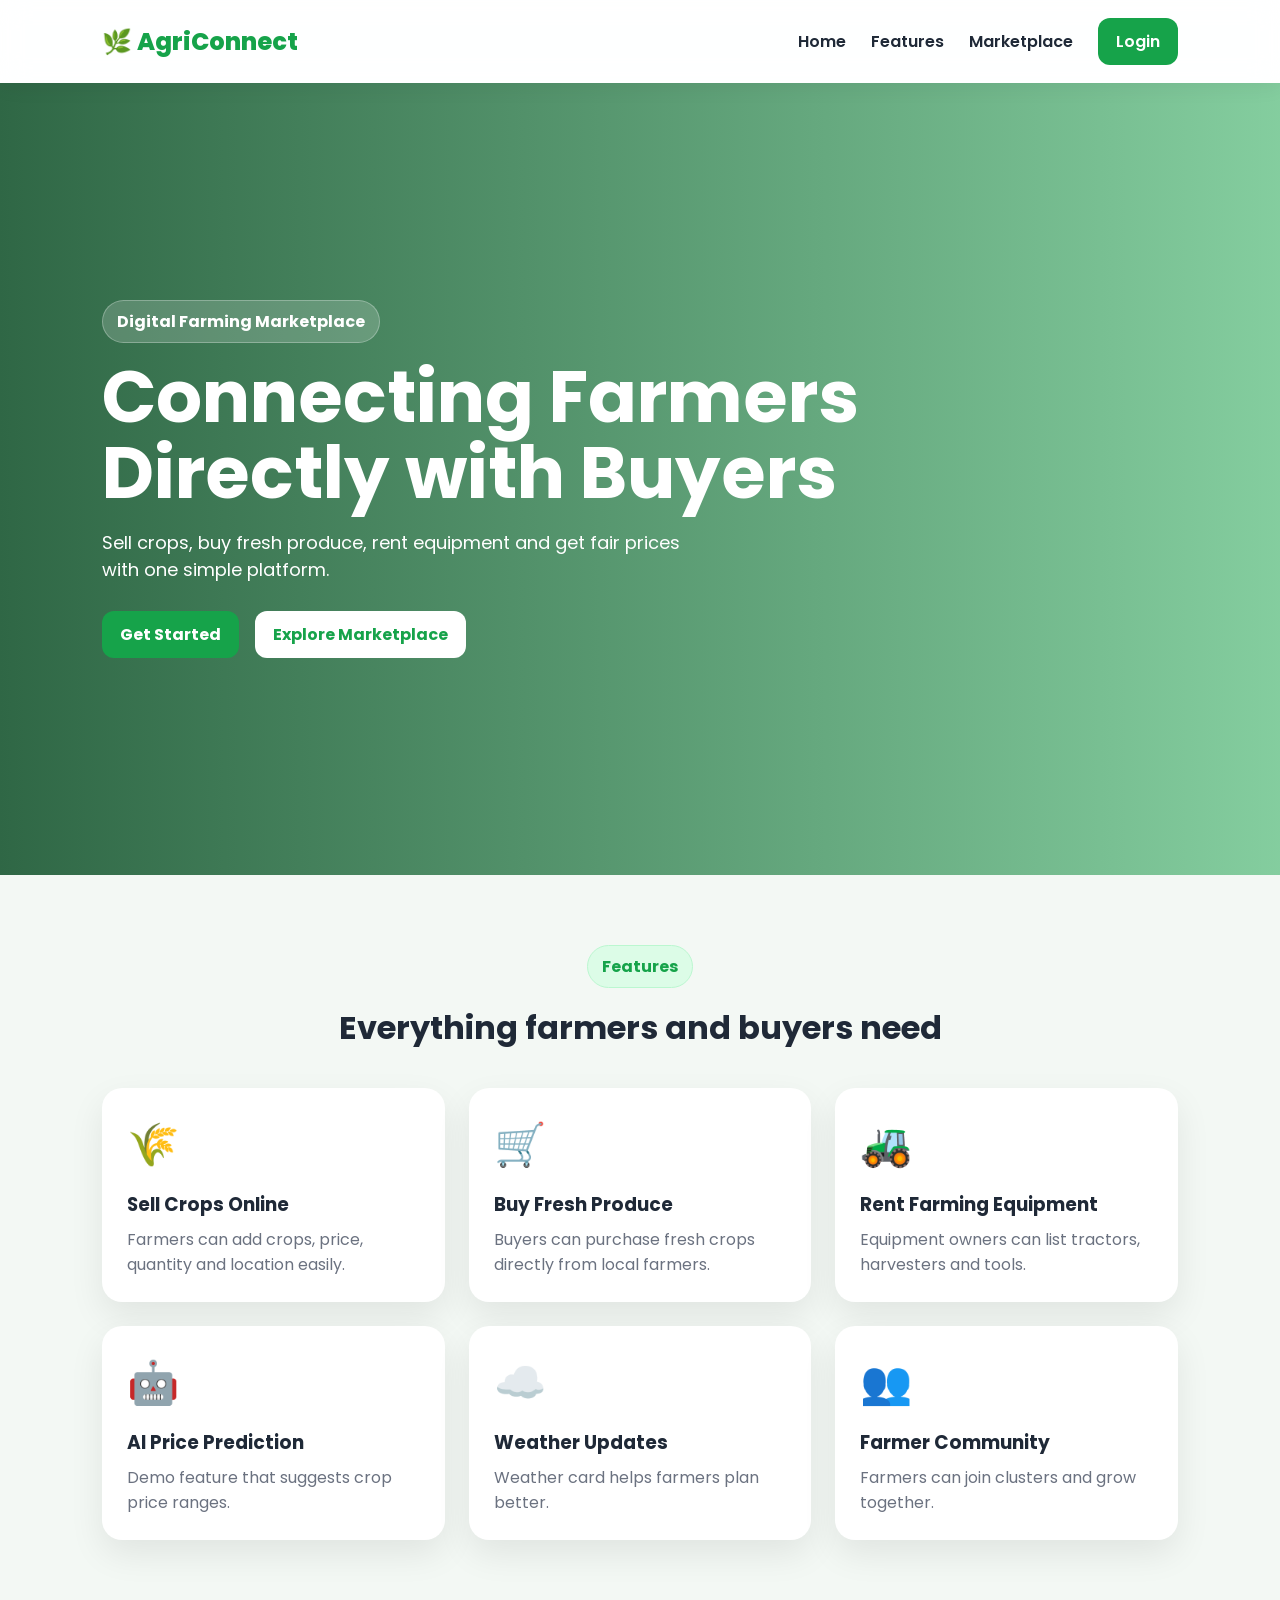
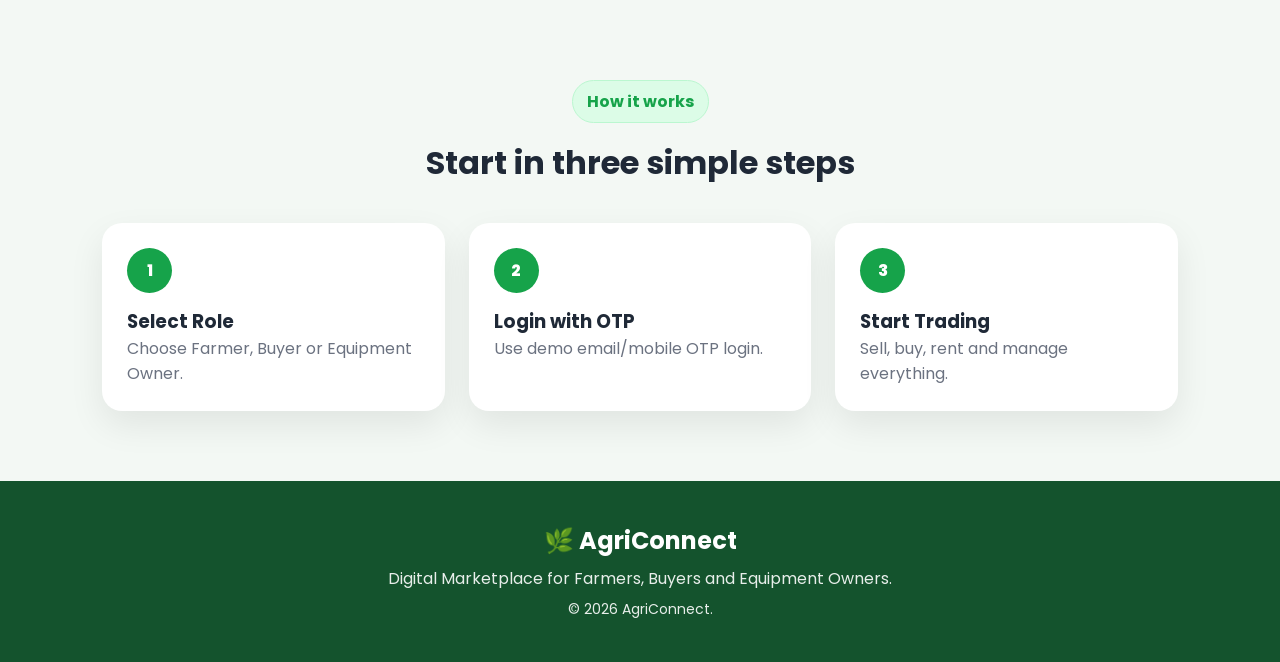
<file: index.html>
<!DOCTYPE html>
<html lang="en">
<head>
  <meta charset="UTF-8" />
  <meta name="viewport" content="width=device-width, initial-scale=1.0" />
  <title>AgriConnect | Home</title>
  <link rel="stylesheet" href="styles.css" />
</head>
<body>
  <nav class="navbar">
    <a href="home.html" class="logo">🌿 AgriConnect</a>

    <button class="menu-btn" onclick="toggleMenu()">☰</button>

    <div class="nav-links" id="navLinks">
      <a href="index.html">Home</a>
      <a href="#features">Features</a>
      <a href="buyer.html">Marketplace</a>
      <a href="login.html" class="nav-btn">Login</a>
    </div>
  </nav>

  <section class="hero">
    <div class="hero-content">
      <span class="badge">Digital Farming Marketplace</span>
      <h1>Connecting Farmers Directly with Buyers</h1>
      <p>Sell crops, buy fresh produce, rent equipment and get fair prices with one simple platform.</p>
      <div class="hero-actions">
        <a href="login.html" class="btn primary-btn">Get Started</a>
        <a href="buyer.html" class="btn light-btn">Explore Marketplace</a>
      </div>
    </div>
  </section>

  <section class="section" id="features">
    <div class="section-heading">
      <span class="badge green-badge">Features</span>
      <h2>Everything farmers and buyers need</h2>
    </div>

    <div class="grid cards-grid">
      <div class="card feature-card">
        <div class="icon">🌾</div>
        <h3>Sell Crops Online</h3>
        <p>Farmers can add crops, price, quantity and location easily.</p>
      </div>

      <div class="card feature-card">
        <div class="icon">🛒</div>
        <h3>Buy Fresh Produce</h3>
        <p>Buyers can purchase fresh crops directly from local farmers.</p>
      </div>

      <div class="card feature-card">
        <div class="icon">🚜</div>
        <h3>Rent Farming Equipment</h3>
        <p>Equipment owners can list tractors, harvesters and tools.</p>
      </div>

      <div class="card feature-card">
        <div class="icon">🤖</div>
        <h3>AI Price Prediction</h3>
        <p>Demo feature that suggests crop price ranges.</p>
      </div>

      <div class="card feature-card">
        <div class="icon">☁️</div>
        <h3>Weather Updates</h3>
        <p>Weather card helps farmers plan better.</p>
      </div>

      <div class="card feature-card">
        <div class="icon">👥</div>
        <h3>Farmer Community</h3>
        <p>Farmers can join clusters and grow together.</p>
      </div>
    </div>
  </section>

  <section class="section how-section">
    <div class="section-heading">
      <span class="badge green-badge">How it works</span>
      <h2>Start in three simple steps</h2>
    </div>

    <div class="grid three-grid">
      <div class="step-card">
        <span>1</span>
        <h3>Select Role</h3>
        <p>Choose Farmer, Buyer or Equipment Owner.</p>
      </div>

      <div class="step-card">
        <span>2</span>
        <h3>Login with OTP</h3>
        <p>Use demo email/mobile OTP login.</p>
      </div>

      <div class="step-card">
        <span>3</span>
        <h3>Start Trading</h3>
        <p>Sell, buy, rent and manage everything.</p>
      </div>
    </div>
  </section>

  <footer class="footer">
    <h2>🌿 AgriConnect</h2>
    <p>Digital Marketplace for Farmers, Buyers and Equipment Owners.</p>
    <p class="copyright">© 2026 AgriConnect. </p><!--Frontend College Project. -->
  </footer>

  <script src="app.js"></script>
</body>
</html>
</file>
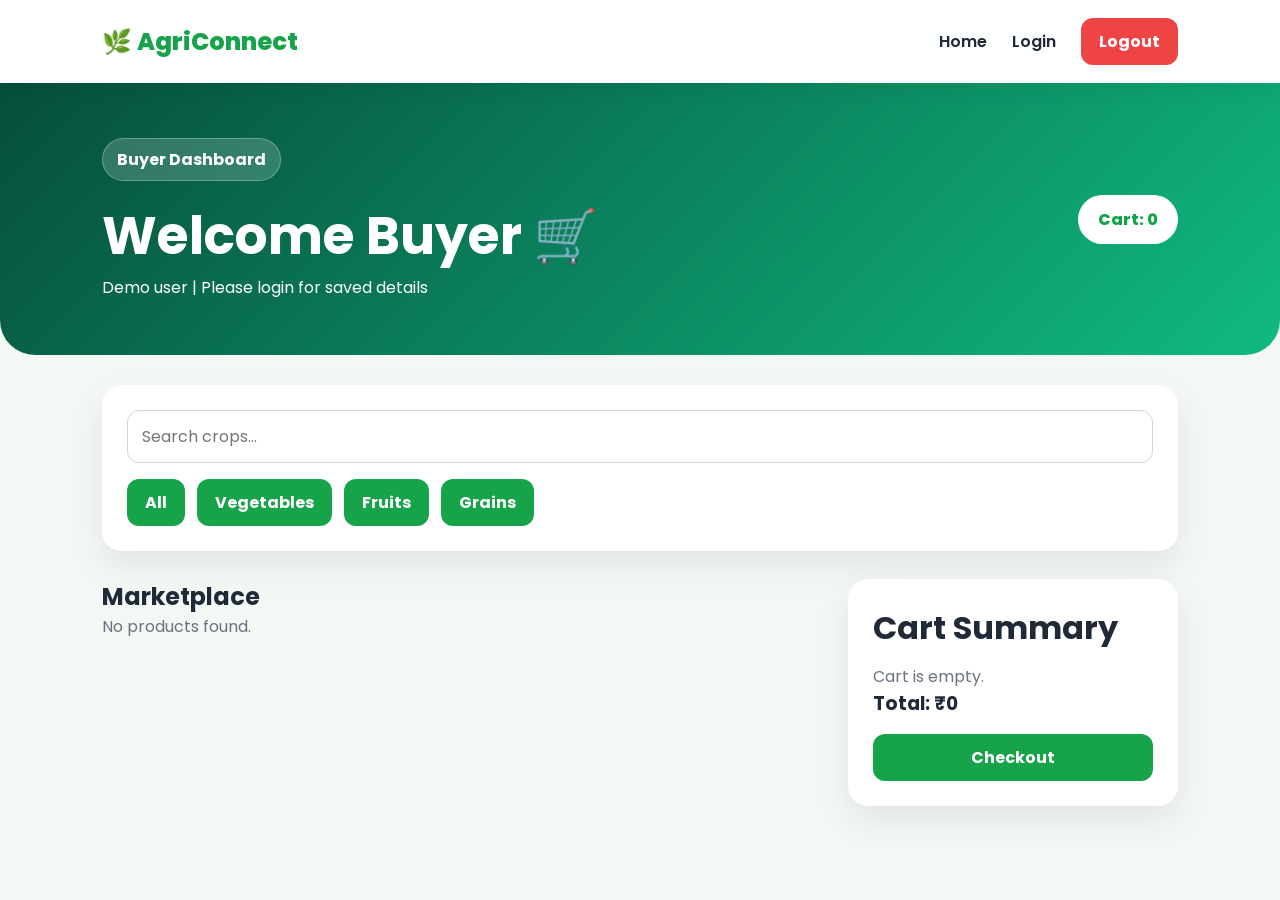
<file: buyer.html>
<!DOCTYPE html>
<html lang="en">
<head>
  <meta charset="UTF-8" />
  <meta name="viewport" content="width=device-width, initial-scale=1.0" />
  <title>AgriConnect | Buyer</title>
  <link rel="stylesheet" href="styles.css" />
</head>
<body onload="initBuyerPage()">
  <nav class="navbar">
    <a href="index.html" class="logo">🌿 AgriConnect</a>
    <button class="menu-btn" onclick="toggleMenu()">☰</button>
    <div class="nav-links" id="navLinks">
      <a href="index.html">Home</a>
      <a href="login.html">Login</a>
      <button class="logout-btn" onclick="logout()">Logout</button>
    </div>
  </nav>

  <header class="dashboard-hero buyer-hero">
    <div>
      <span class="badge">Buyer Dashboard</span>
      <h1>Welcome Buyer 🛒</h1>
      <p id="userDetails">Buy fresh produce directly from farmers</p>
    </div>
    <div class="cart-pill">Cart: <span id="cartCount">0</span></div>
  </header>

  <main class="dashboard-container">
    <section class="market-controls">
      <input type="text" id="searchInput" placeholder="Search crops..." oninput="renderBuyerProducts()" />
      <div class="filter-buttons">
        <button onclick="setCategory('All')">All</button>
        <button onclick="setCategory('Vegetables')">Vegetables</button>
        <button onclick="setCategory('Fruits')">Fruits</button>
        <button onclick="setCategory('Grains')">Grains</button>
      </div>
    </section>

    <section class="shop-layout">
      <div>
        <h2>Marketplace</h2>
        <div class="grid cards-grid" id="buyerProducts"></div>
      </div>

      <aside class="cart-box">
        <h2>Cart Summary</h2>
        <div id="cartItems"></div>
        <h3>Total: ₹<span id="cartTotal">0</span></h3>
        <button class="full-btn" onclick="checkout()">Checkout</button>
      </aside>
    </section>
  </main>

  <script src="app.js"></script>
</body>
</html>
</file>
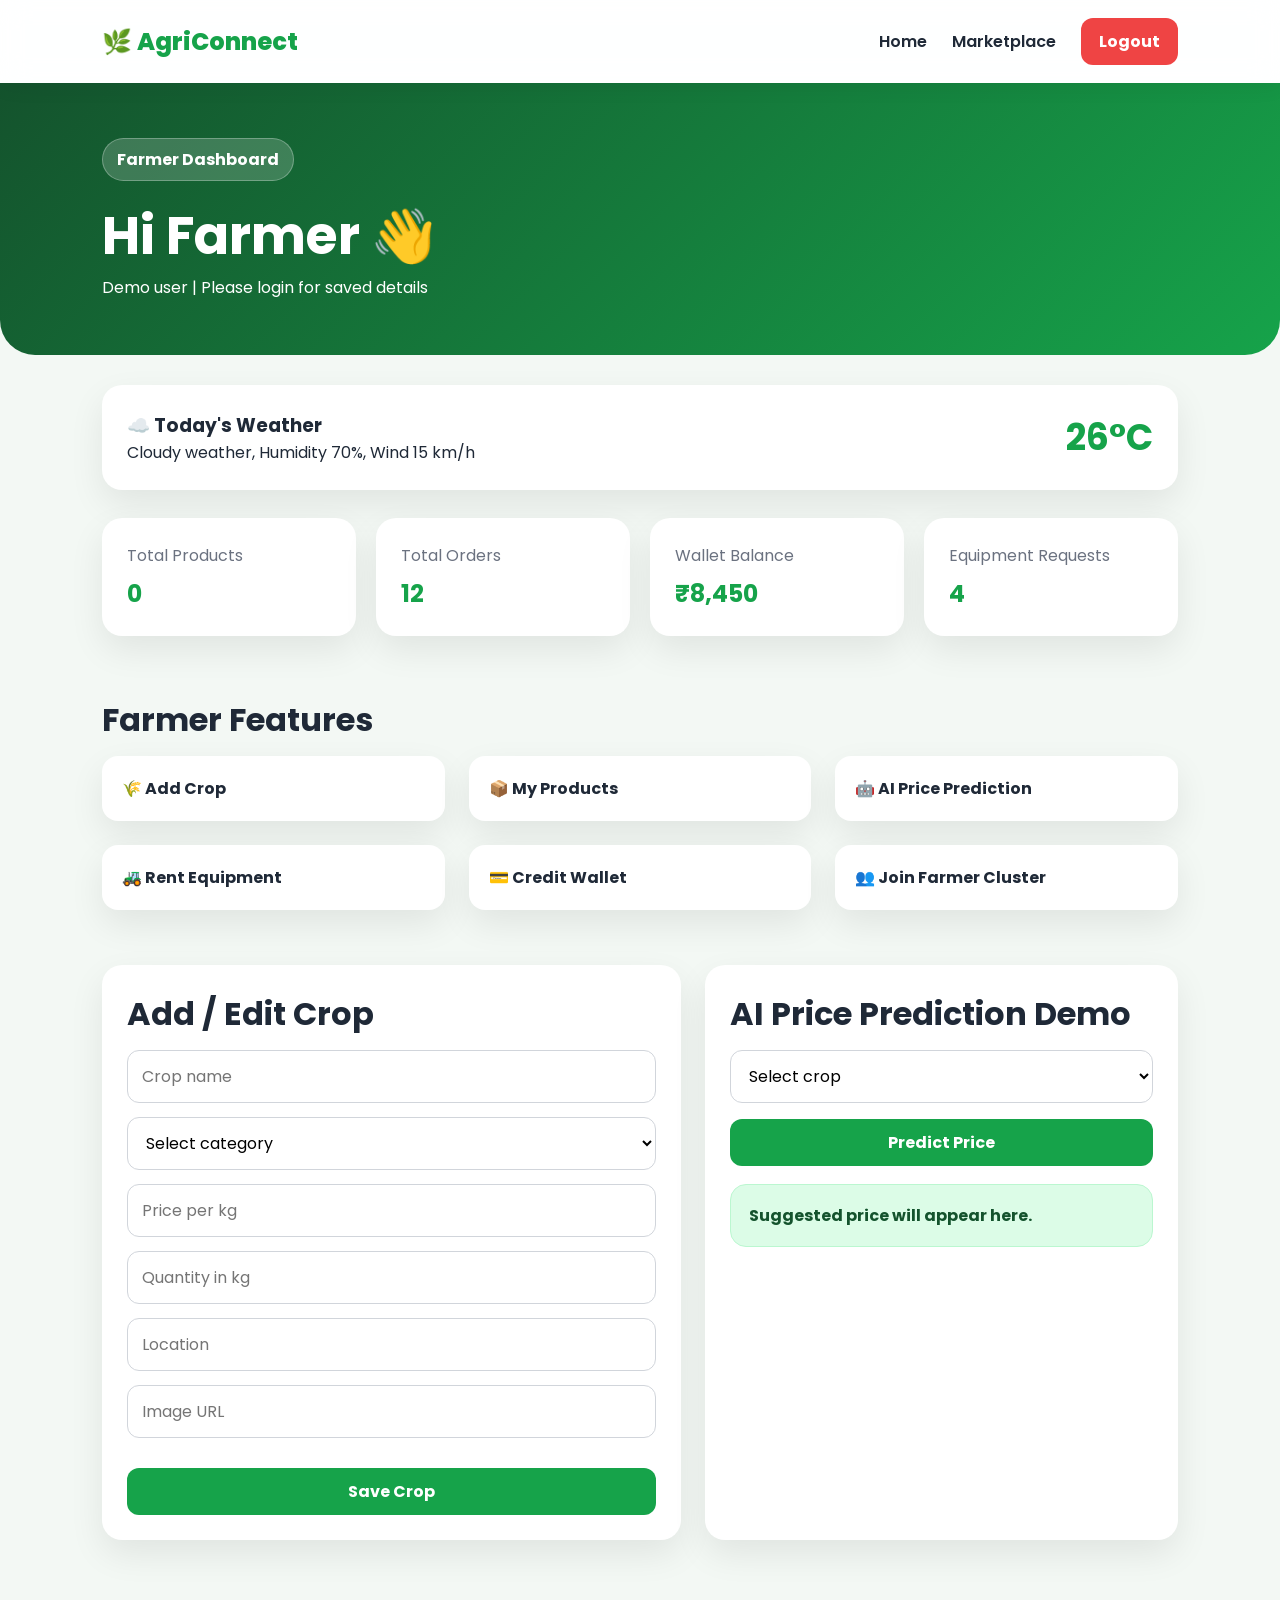
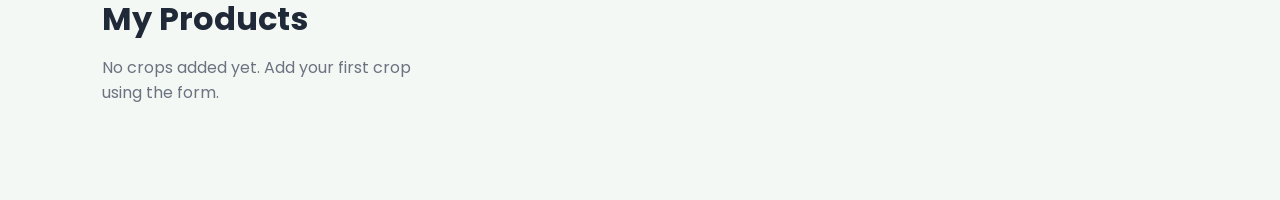
<file: farmer.html>
<!DOCTYPE html>
<html lang="en">
<head>
  <meta charset="UTF-8" />
  <meta name="viewport" content="width=device-width, initial-scale=1.0" />
  <title>AgriConnect | Farmer</title>
  <link rel="stylesheet" href="styles.css" />
</head>
<body onload="initFarmerPage()">
  <nav class="navbar">
    <a href="index.html" class="logo">🌿 AgriConnect</a>
    <button class="menu-btn" onclick="toggleMenu()">☰</button>
    <div class="nav-links" id="navLinks">
      <a href="index.html">Home</a>
      <a href="buyer.html">Marketplace</a>
      <button class="logout-btn" onclick="logout()">Logout</button>
    </div>
  </nav>

  <header class="dashboard-hero">
    <div>
      <span class="badge">Farmer Dashboard</span>
      <h1>Hi Farmer 👋</h1>
      <p id="userDetails">Loading user...</p>
    </div>
  </header>

  <main class="dashboard-container">
    <section class="weather-card">
      <div>
        <h3>☁️ Today's Weather</h3>
        <p>Cloudy weather, Humidity 70%, Wind 15 km/h</p>
      </div>
      <strong>26°C</strong>
    </section>

    <section class="stats-grid">
      <div class="stat-card">
        <p>Total Products</p>
        <h2 id="totalProducts">0</h2>
      </div>
      <div class="stat-card">
        <p>Total Orders</p>
        <h2>12</h2>
      </div>
      <div class="stat-card">
        <p>Wallet Balance</p>
        <h2>₹8,450</h2>
      </div>
      <div class="stat-card">
        <p>Equipment Requests</p>
        <h2>4</h2>
      </div>
    </section>

    <section class="section no-pad">
      <h2>Farmer Features</h2>
      <div class="grid cards-grid">
        <div class="small-feature">🌾 Add Crop</div>
        <div class="small-feature">📦 My Products</div>
        <div class="small-feature">🤖 AI Price Prediction</div>
        <div class="small-feature">🚜 Rent Equipment</div>
        <div class="small-feature">💳 Credit Wallet</div>
        <div class="small-feature">👥 Join Farmer Cluster</div>
      </div>
    </section>

    <section class="two-column">
      <div class="panel">
        <h2>Add / Edit Crop</h2>
        <form id="cropForm" onsubmit="saveCrop(event)">
          <input type="hidden" id="cropEditId" />
          <input type="text" id="cropName" placeholder="Crop name" required />
          <select id="cropCategory" required>
            <option value="">Select category</option>
            <option>Vegetables</option>
            <option>Fruits</option>
            <option>Grains</option>
          </select>
          <input type="number" id="cropPrice" placeholder="Price per kg" required />
          <input type="number" id="cropQuantity" placeholder="Quantity in kg" required />
          <input type="text" id="cropLocation" placeholder="Location" required />
          <input type="url" id="cropImage" placeholder="Image URL" />
          <button class="full-btn">Save Crop</button>
        </form>
      </div>

      <div class="panel">
        <h2>AI Price Prediction Demo</h2>
        <select id="priceCrop">
          <option value="">Select crop</option>
          <option value="Tomato">Tomato</option>
          <option value="Potato">Potato</option>
          <option value="Onion">Onion</option>
          <option value="Wheat">Wheat</option>
          <option value="Rice">Rice</option>
        </select>
        <button class="full-btn" onclick="predictPrice()">Predict Price</button>
        <div class="prediction-box" id="predictionBox">Suggested price will appear here.</div>
      </div>
    </section>

    <section class="section no-pad">
      <h2>My Products</h2>
      <div class="grid cards-grid" id="farmerProducts"></div>
    </section>
  </main>

  <script src="app.js"></script>
</body>
</html>
</file>
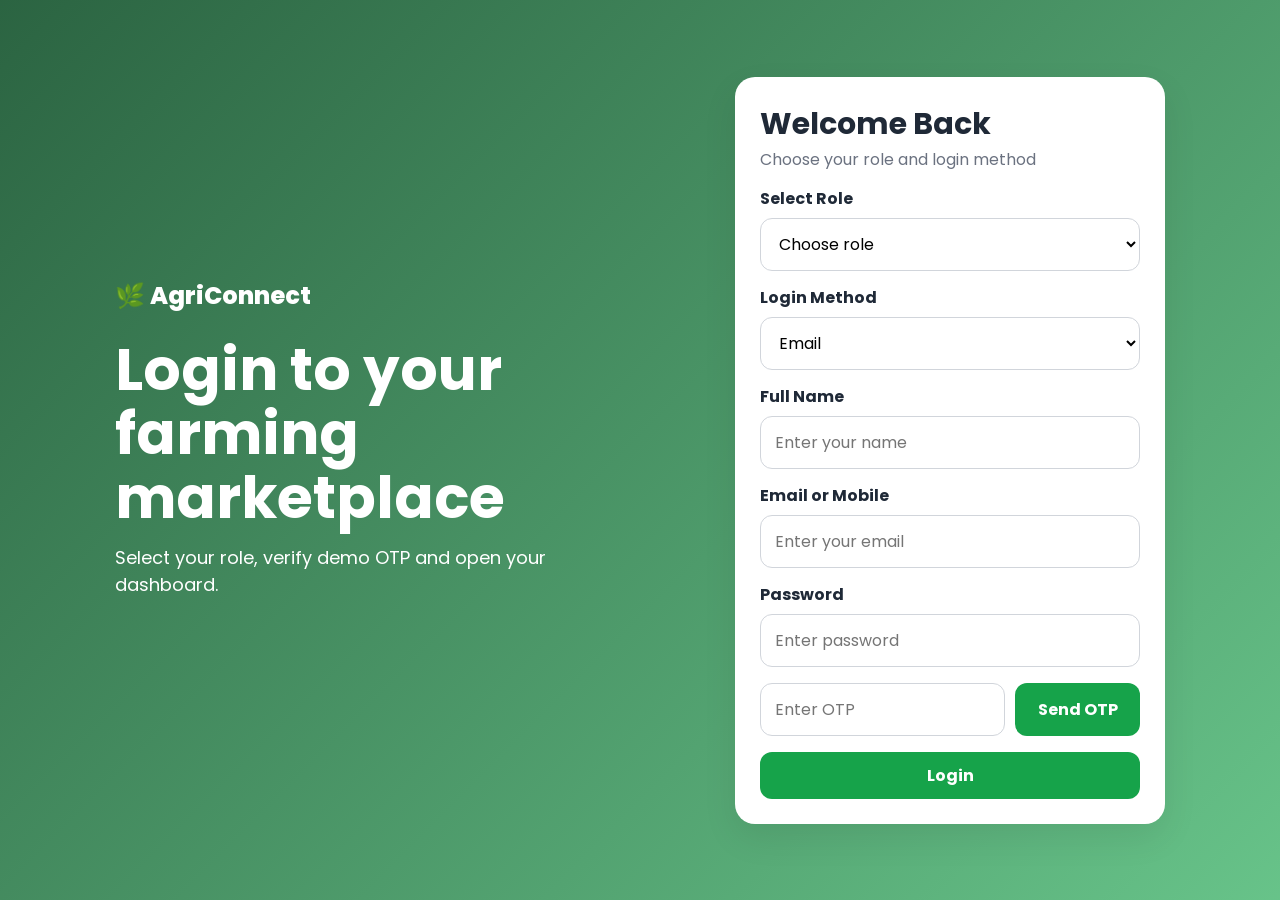
<file: login.html>
<!DOCTYPE html>
<html lang="en">
<head>
  <meta charset="UTF-8" />
  <meta name="viewport" content="width=device-width, initial-scale=1.0" />
  <title>AgriConnect | Login</title>
  <link rel="stylesheet" href="styles.css" />
</head>
<body class="auth-body">
  <div class="auth-container">
    <div class="auth-left">
      <a href="index.html" class="logo">🌿 AgriConnect</a>
      <h1>Login to your farming marketplace</h1>
      <p>Select your role, verify demo OTP and open your dashboard.</p>
      <div class="auth-points">
        <!-- <span>✅ Frontend only</span> -->
        <!-- <span>✅ OTP demo</span> -->
        <!-- <span>✅ localStorage data</span> -->
      </div>
    </div>

    <div class="login-card">
      <h2>Welcome Back</h2>
      <p class="muted">Choose your role and login method</p>

      <label for="role">Select Role</label>
      <select id="role">
        <option value="">Choose role</option>
        <option value="farmer">Farmer</option>
        <option value="buyer">Buyer</option>
        <option value="equipment">Equipment Owner</option>
      </select>

      <label for="loginMethod">Login Method</label>
      <select id="loginMethod" onchange="changeLoginPlaceholder()">
        <option value="email">Email</option>
        <option value="mobile">Mobile Number</option>
      </select>

      <label for="userName">Full Name</label>
      <input type="text" id="userName" placeholder="Enter your name" />

      <label for="loginInput">Email or Mobile</label>
      <input type="text" id="loginInput" placeholder="Enter your email" />

      <label for="password">Password</label>
      <input type="password" id="password" placeholder="Enter password" />

      <div class="otp-row">
        <input type="text" id="otpInput" placeholder="Enter OTP" maxlength="4" />
        <button type="button" onclick="sendOTP()">Send OTP</button>
      </div>

      <button class="full-btn" onclick="loginUser()">Login</button>
      <!-- <p class="demo-text">Demo only: OTP is shown in alert. No backend used.</p> -->
    </div>
  </div>

  <script src="app.js"></script>
</body>
</html>
</file>
<file: styles.css>
@import url('https://fonts.googleapis.com/css2?family=Poppins:wght@400;500;600;700;800&display=swap');

:root {
  --green: #16a34a;
  --dark-green: #14532d;
  --light-green: #dcfce7;
  --text: #1f2937;
  --muted: #6b7280;
  --bg: #f3f8f4;
  --white: #ffffff;
  --shadow: 0 14px 35px rgba(0, 0, 0, 0.08);
  --radius: 20px;
}

* {
  margin: 0;
  padding: 0;
  box-sizing: border-box;
  font-family: 'Poppins', sans-serif;
}

body {
  background: var(--bg);
  color: var(--text);
}

a {
  text-decoration: none;
  color: inherit;
}

button, input, select {
  font: inherit;
}

.navbar {
  width: 100%;
  padding: 18px 8%;
  background: rgba(255, 255, 255, 0.92);
  backdrop-filter: blur(14px);
  display: flex;
  align-items: center;
  justify-content: space-between;
  box-shadow: 0 4px 20px rgba(0,0,0,0.06);
  position: sticky;
  top: 0;
  z-index: 1000;
}

.logo {
  font-size: 24px;
  font-weight: 800;
  color: var(--green);
}

.nav-links {
  display: flex;
  gap: 25px;
  align-items: center;
}

.nav-links a {
  font-weight: 600;
}

.nav-links a:hover {
  color: var(--green);
}

.menu-btn {
  display: none;
  background: var(--green);
  color: white;
  border: none;
  padding: 8px 12px;
  border-radius: 10px;
  cursor: pointer;
}

.nav-btn,
.logout-btn,
.btn,
.full-btn,
.otp-row button,
.filter-buttons button,
.card-actions button {
  border: none;
  background: var(--green);
  color: white;
  padding: 11px 18px;
  border-radius: 12px;
  font-weight: 700;
  cursor: pointer;
  transition: 0.25s ease;
}

.nav-btn:hover,
.logout-btn:hover,
.btn:hover,
.full-btn:hover,
.otp-row button:hover,
.filter-buttons button:hover,
.card-actions button:hover {
  background: #15803d;
  transform: translateY(-2px);
}

.logout-btn {
  background: #ef4444;
}

.logout-btn:hover {
  background: #dc2626;
}

.hero {
  min-height: 88vh;
  background:
    linear-gradient(90deg, rgba(20, 83, 45, 0.88), rgba(22, 163, 74, 0.5)),
    url("https://images.unsplash.com/photo-1500382017468-9049fed747ef?w=1600");
  background-size: cover;
  background-position: center;
  display: flex;
  align-items: center;
  padding: 70px 8%;
  color: white;
}

.hero-content {
  max-width: 760px;
}

.badge {
  display: inline-block;
  background: rgba(255,255,255,0.18);
  border: 1px solid rgba(255,255,255,0.28);
  padding: 8px 14px;
  border-radius: 999px;
  font-weight: 700;
  margin-bottom: 16px;
}

.green-badge {
  color: var(--green);
  background: var(--light-green);
  border-color: #bbf7d0;
}

.hero h1 {
  font-size: clamp(38px, 7vw, 72px);
  line-height: 1.05;
  margin-bottom: 18px;
}

.hero p {
  font-size: 18px;
  max-width: 580px;
  margin-bottom: 28px;
}

.hero-actions {
  display: flex;
  gap: 16px;
  flex-wrap: wrap;
}

.light-btn {
  background: white;
  color: var(--green);
}

.light-btn:hover {
  color: white;
}

.section {
  padding: 70px 8%;
}

.no-pad {
  padding: 25px 0;
}

.section-heading {
  text-align: center;
  margin-bottom: 36px;
}

.section-heading h2,
.section h2,
.panel h2,
.cart-box h2 {
  font-size: 32px;
  margin-bottom: 12px;
}

.grid {
  display: grid;
  gap: 24px;
}

.cards-grid {
  grid-template-columns: repeat(3, 1fr);
}

.three-grid {
  grid-template-columns: repeat(3, 1fr);
}

.card,
.feature-card,
.step-card,
.panel,
.stat-card,
.weather-card,
.product-card,
.cart-box,
.market-controls,
.login-card {
  background: white;
  border-radius: var(--radius);
  box-shadow: var(--shadow);
  padding: 25px;
}

.feature-card,
.step-card,
.stat-card,
.product-card,
.small-feature {
  transition: 0.25s ease;
}

.feature-card:hover,
.step-card:hover,
.stat-card:hover,
.product-card:hover,
.small-feature:hover {
  transform: translateY(-6px);
}

.icon {
  font-size: 42px;
  margin-bottom: 14px;
}

.feature-card h3 {
  margin-bottom: 8px;
}

.feature-card p,
.step-card p,
.muted,
.demo-text,
.product-card p {
  color: var(--muted);
}

.step-card span {
  background: var(--green);
  color: white;
  width: 45px;
  height: 45px;
  display: grid;
  place-items: center;
  border-radius: 50%;
  font-weight: 800;
  margin-bottom: 14px;
}

.footer {
  background: var(--dark-green);
  color: white;
  padding: 42px 8%;
  text-align: center;
}

.footer p {
  margin-top: 8px;
  opacity: 0.9;
}

.copyright {
  font-size: 14px;
}

/* Auth */
.auth-body {
  min-height: 100vh;
  background:
    linear-gradient(135deg, rgba(20,83,45,.9), rgba(22,163,74,.65)),
    url("https://images.unsplash.com/photo-1523741543316-beb7fc7023d8?w=1400");
  background-size: cover;
  background-position: center;
  padding: 40px 8%;
  display: flex;
  align-items: center;
  justify-content: center;
}

.auth-container {
  width: min(1050px, 100%);
  display: grid;
  grid-template-columns: 1fr 430px;
  gap: 30px;
  align-items: center;
}

.auth-left {
  color: white;
}

.auth-left .logo {
  color: white;
}

.auth-left h1 {
  font-size: clamp(36px, 5vw, 58px);
  line-height: 1.1;
  margin: 25px 0 14px;
}

.auth-left p {
  font-size: 18px;
  max-width: 520px;
}

.auth-points {
  display: flex;
  flex-wrap: wrap;
  gap: 12px;
  margin-top: 24px;
}

.auth-points span {
  background: rgba(255,255,255,0.18);
  padding: 10px 14px;
  border-radius: 999px;
}

.login-card {
  width: 100%;
}

.login-card h2 {
  font-size: 30px;
}

.login-card label {
  display: block;
  font-weight: 700;
  margin: 14px 0 7px;
}

input,
select {
  width: 100%;
  padding: 13px 14px;
  border: 1px solid #d1d5db;
  border-radius: 12px;
  outline: none;
  background: white;
}

input:focus,
select:focus {
  border-color: var(--green);
  box-shadow: 0 0 0 3px rgba(22,163,74,.12);
}

.otp-row {
  display: grid;
  grid-template-columns: 1fr 125px;
  gap: 10px;
  margin-top: 16px;
}

.full-btn {
  width: 100%;
  margin-top: 16px;
}

.demo-text {
  text-align: center;
  font-size: 13px;
  margin-top: 12px;
}

/* Dashboards */
.dashboard-hero {
  padding: 55px 8%;
  color: white;
  background: linear-gradient(135deg, #14532d, #16a34a);
  border-bottom-left-radius: 35px;
  border-bottom-right-radius: 35px;
  display: flex;
  justify-content: space-between;
  gap: 20px;
  align-items: center;
}

.buyer-hero {
  background: linear-gradient(135deg, #064e3b, #10b981);
}

.equipment-hero {
  background: linear-gradient(135deg, #365314, #84cc16);
}

.dashboard-hero h1 {
  font-size: clamp(32px, 5vw, 52px);
}

.dashboard-container {
  padding: 30px 8% 70px;
}

.weather-card {
  display: flex;
  justify-content: space-between;
  align-items: center;
  margin-bottom: 28px;
}

.weather-card strong {
  font-size: 36px;
  color: var(--green);
}

.stats-grid {
  display: grid;
  grid-template-columns: repeat(4, 1fr);
  gap: 20px;
  margin-bottom: 35px;
}

.stat-card p {
  color: var(--muted);
}

.stat-card h2 {
  color: var(--green);
  margin-top: 8px;
}

.small-feature {
  background: white;
  border-radius: 16px;
  padding: 20px;
  box-shadow: var(--shadow);
  font-weight: 700;
}

.two-column {
  display: grid;
  grid-template-columns: 1.1fr .9fr;
  gap: 24px;
  margin: 30px 0;
}

form {
  display: grid;
  gap: 14px;
}

.prediction-box {
  background: var(--light-green);
  border: 1px solid #bbf7d0;
  padding: 18px;
  border-radius: 16px;
  margin-top: 18px;
  font-weight: 700;
  color: var(--dark-green);
}

.product-card img {
  width: 100%;
  height: 190px;
  object-fit: cover;
  border-radius: 15px;
  margin-bottom: 14px;
  background: #e5e7eb;
}

.product-card h3 {
  font-size: 21px;
  margin-bottom: 6px;
}

.card-actions {
  display: flex;
  gap: 10px;
  margin-top: 12px;
}

.card-actions button {
  flex: 1;
  padding: 9px;
}

.delete-btn {
  background: #ef4444 !important;
}

.delete-btn:hover {
  background: #dc2626 !important;
}

.market-controls {
  display: grid;
  gap: 16px;
  margin-bottom: 28px;
}

.filter-buttons {
  display: flex;
  flex-wrap: wrap;
  gap: 12px;
}

.shop-layout {
  display: grid;
  grid-template-columns: 1fr 330px;
  gap: 24px;
  align-items: start;
}

.cart-box {
  position: sticky;
  top: 95px;
}

.cart-item {
  background: #f9fafb;
  border-radius: 14px;
  padding: 12px;
  margin: 10px 0;
  border: 1px solid #e5e7eb;
}

.cart-item button {
  margin-top: 8px;
  border: none;
  background: #ef4444;
  color: white;
  padding: 7px 10px;
  border-radius: 8px;
  cursor: pointer;
}

.cart-pill {
  background: white;
  color: var(--green);
  padding: 12px 20px;
  border-radius: 999px;
  font-weight: 800;
}

.quick-list {
  display: grid;
  grid-template-columns: 1fr 1fr;
  gap: 14px;
}

.quick-list span {
  background: var(--light-green);
  color: var(--dark-green);
  padding: 16px;
  border-radius: 14px;
  font-weight: 700;
}

/* Responsive */
@media (max-width: 980px) {
  .cards-grid,
  .three-grid {
    grid-template-columns: repeat(2, 1fr);
  }

  .stats-grid {
    grid-template-columns: repeat(2, 1fr);
  }

  .auth-container,
  .two-column,
  .shop-layout {
    grid-template-columns: 1fr;
  }

  .cart-box {
    position: static;
  }
}

@media (max-width: 700px) {
  .navbar {
    padding: 15px 5%;
  }

  .menu-btn {
    display: block;
  }

  .nav-links {
    display: none;
    width: 100%;
    position: absolute;
    top: 67px;
    left: 0;
    background: white;
    padding: 18px 5%;
    flex-direction: column;
    align-items: flex-start;
    box-shadow: var(--shadow);
  }

  .nav-links.active {
    display: flex;
  }

  .hero,
  .section,
  .dashboard-container,
  .dashboard-hero,
  .auth-body {
    padding-left: 5%;
    padding-right: 5%;
  }

  .hero {
    text-align: center;
    justify-content: center;
  }

  .hero-actions {
    justify-content: center;
  }

  .cards-grid,
  .three-grid,
  .stats-grid {
    grid-template-columns: 1fr;
  }

  .dashboard-hero {
    align-items: flex-start;
    flex-direction: column;
  }

  .weather-card {
    flex-direction: column;
    align-items: flex-start;
    gap: 12px;
  }

  .otp-row {
    grid-template-columns: 1fr;
  }

  .quick-list {
    grid-template-columns: 1fr;
  }
}
</file>
